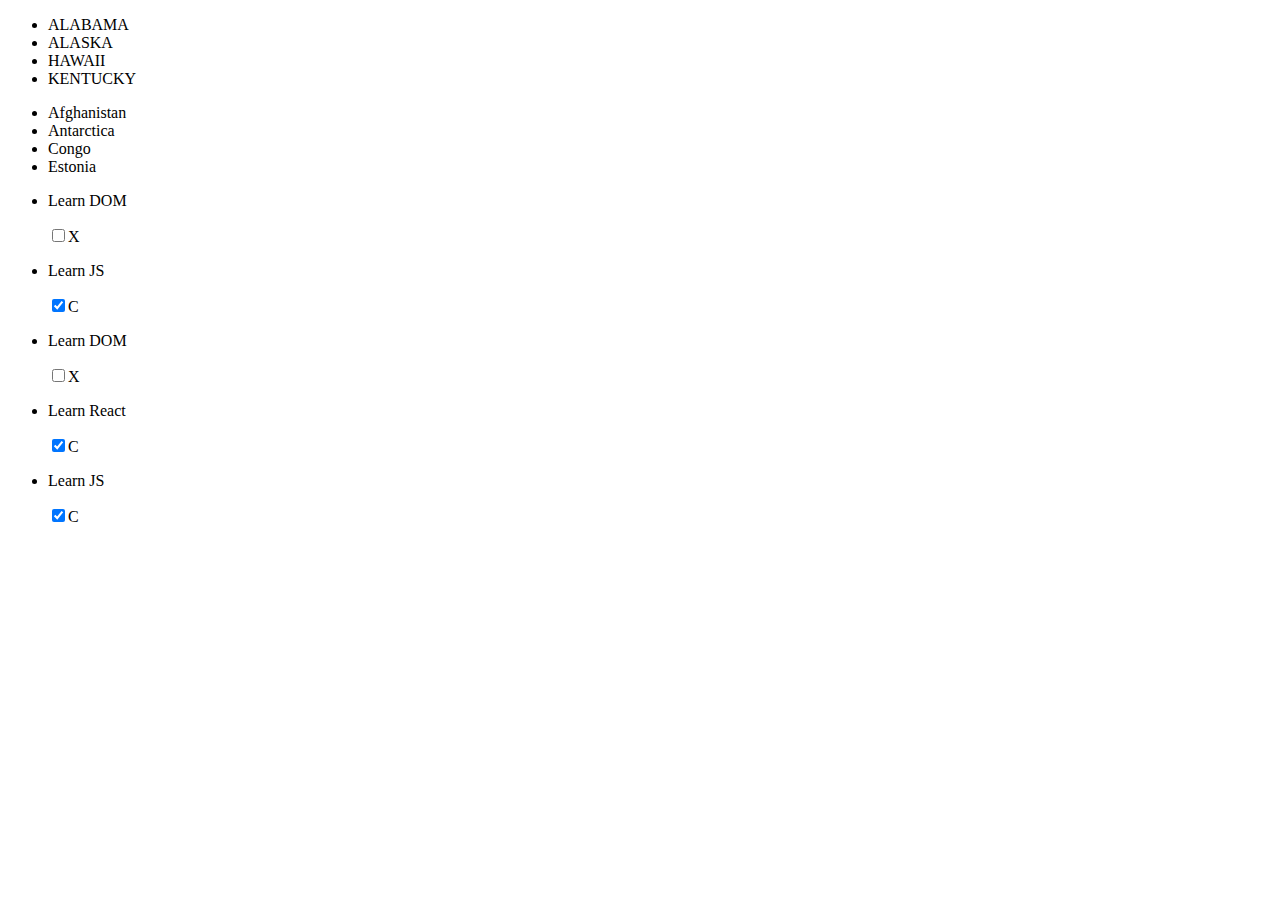
<file: block-BJaaeb/code/index.html>
<!DOCTYPE html>
<html lang="en">
  <head>
    <meta charset="UTF-8" />
    <meta name="viewport" content="width=device-width, initial-scale=1.0" />
    <title>Working With Input</title>
  </head>
  <body>
    <script src="./script.js"></script>
  </body>
</html>
</file>
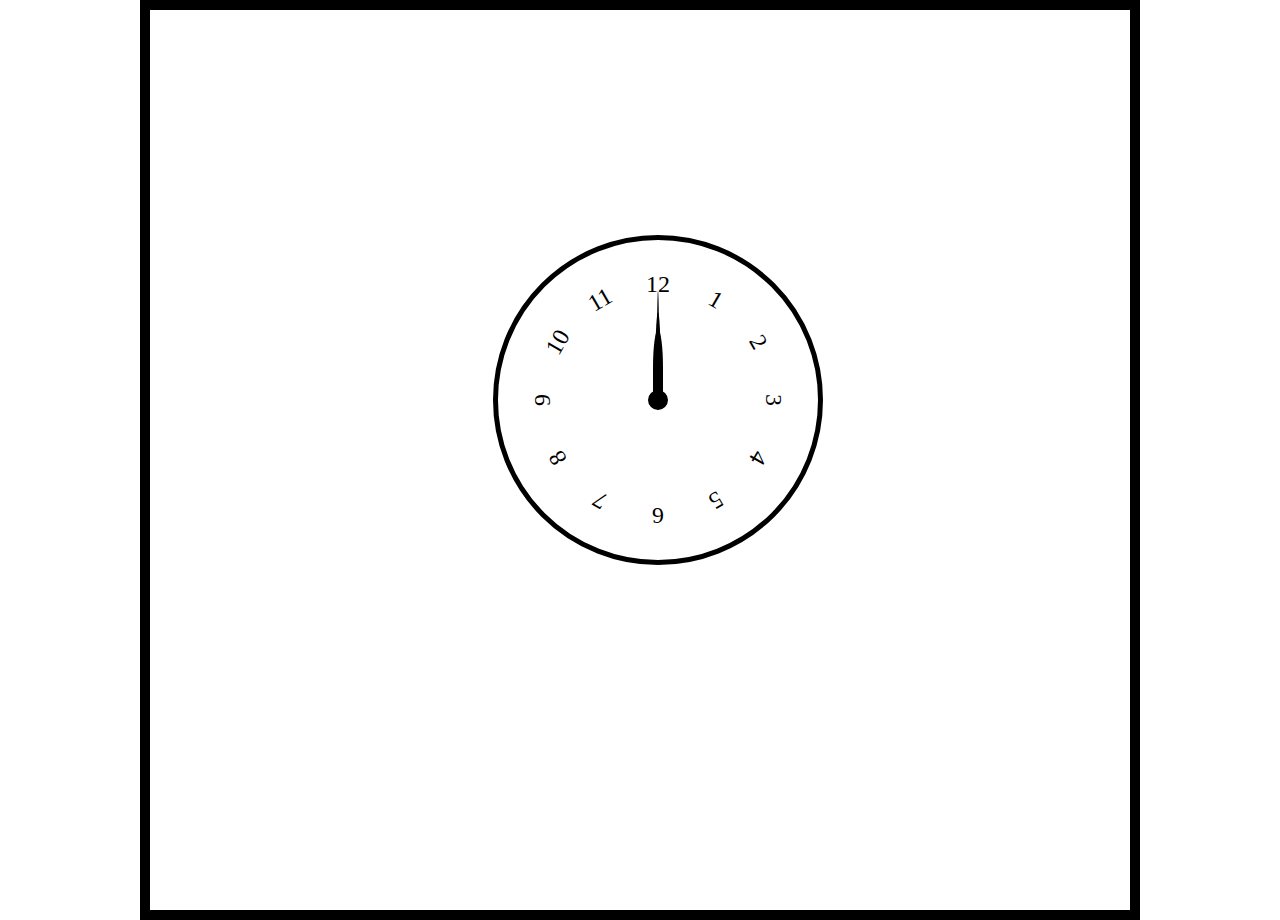
<file: block-BJaaeh/code/index.html>
<!DOCTYPE html>
<html lang="en">
<head>
    <meta charset="UTF-8">
    <meta name="viewport" content="width=device-width, initial-scale=1.0">
    <title>Document</title>
    <link rel="stylesheet" href="./assets/main.css">
    <script src="main.js" defer></script>
</head>
<body>
    <div class="container">
        <div class="hero">
            <div class="clock">
                <div class="hand hour"></div>
                <div class="hand minute"></div>
                <div class="hand second"></div>
                <span class="tick one">1</span>
                <span class="tick two">2</span>
                <span class="tick three">3</span>
                <span class="tick four">4</span>
                <span class="tick five">5</span>
                <span class="tick six">6</span>
                <span class="tick seven">7</span>
                <span class="tick eight">8</span>
                <span class="tick nine">9</span>
                <span class="tick ten">10</span>
                <span class="tick eleven">11</span>
                <span class="tick twelve">12</span> 
                
            </div>
        </div>
    </div>
</body>
</html>
</file>
<file: block-BJaaeh/code/assets/main.css>
/* http://meyerweb.com/eric/tools/css/reset/ 
   v2.0 | 20110126
   License: none (public domain)
*/
html, body, div, span, applet, object, iframe,
h1, h2, h3, h4, h5, h6, p, blockquote, pre,
a, abbr, acronym, address, big, cite, code,
del, dfn, em, img, ins, kbd, q, s, samp,
small, strike, strong, sub, sup, tt, var,
b, u, i, center,
dl, dt, dd, ol, ul, li,
fieldset, form, label, legend,
table, caption, tbody, tfoot, thead, tr, th, td,
article, aside, canvas, details, embed,
figure, figcaption, footer, header, hgroup,
menu, nav, output, ruby, section, summary,
time, mark, audio, video {
  margin: 0;
  padding: 0;
  border: 0;
  font-size: 100%;
  font: inherit;
  vertical-align: baseline;
}

/* HTML5 display-role reset for older browsers */
article, aside, details, figcaption, figure,
footer, header, hgroup, menu, nav, section {
  display: block;
}

body {
  line-height: 1;
}

ol, ul {
  list-style: none;
}

blockquote, q {
  quotes: none;
}

blockquote:before, blockquote:after,
q:before, q:after {
  content: '';
  content: none;
}

table {
  border-collapse: collapse;
  border-spacing: 0;
}

** {
  line-height: 1.5;
  -webkit-box-sizing: border-box;
          box-sizing: border-box;
}

.container {
  max-width: 1000px;
  margin: 0 auto;
}

.hero {
  border: 10px solid black;
  height: 100vh;
}

.clock {
  position: relative;
  height: 20rem;
  width: 20rem;
  border: 5px solid black;
  border-radius: 50%;
  top: 25%;
  left: 35%;
}

.clock::before {
  content: "";
  border: 10px solid black;
  border-radius: 50%;
  position: absolute;
  top: 50%;
  left: 50%;
  -webkit-transform: translate(-50%, -50%);
          transform: translate(-50%, -50%);
}

.hand {
  width: 80px;
  height: 5px;
  position: absolute;
  top: 50%;
  right: 50%;
  background: black;
  -webkit-transform-origin: 100%;
          transform-origin: 100%;
  -webkit-transform: rotate(90deg);
          transform: rotate(90deg);
  border-radius: 50% 0 0 50%;
}

.hour {
  width: 75px;
  height: 10px;
}

.minute {
  width: 90px;
}

.second {
  width: 110px;
  height: 2px;
}

.tick {
  position: absolute;
  top: 10%;
  left: 10%;
  text-align: center;
  font-size: 1.5rem;
  font-weight: 500;
  text-align: center;
  width: 80%;
  height: 80%;
}

.tick:nth-child(4) {
  -webkit-transform: rotate(30deg);
          transform: rotate(30deg);
}

.tick:nth-child(5) {
  -webkit-transform: rotate(60deg);
          transform: rotate(60deg);
}

.tick:nth-child(6) {
  -webkit-transform: rotate(90deg);
          transform: rotate(90deg);
}

.tick:nth-child(7) {
  -webkit-transform: rotate(120deg);
          transform: rotate(120deg);
}

.tick:nth-child(8) {
  -webkit-transform: rotate(150deg);
          transform: rotate(150deg);
}

.tick:nth-child(9) {
  -webkit-transform: rotate(180deg);
          transform: rotate(180deg);
}

.tick:nth-child(10) {
  -webkit-transform: rotate(210deg);
          transform: rotate(210deg);
}

.tick:nth-child(11) {
  -webkit-transform: rotate(240deg);
          transform: rotate(240deg);
}

.tick:nth-child(12) {
  -webkit-transform: rotate(270deg);
          transform: rotate(270deg);
}

.tick:nth-child(13) {
  -webkit-transform: rotate(300deg);
          transform: rotate(300deg);
}

.tick:nth-child(14) {
  -webkit-transform: rotate(330deg);
          transform: rotate(330deg);
}

.tick:nth-child(15) {
  -webkit-transform: rotate(360deg);
          transform: rotate(360deg);
}
/*# sourceMappingURL=main.css.map */
</file>
